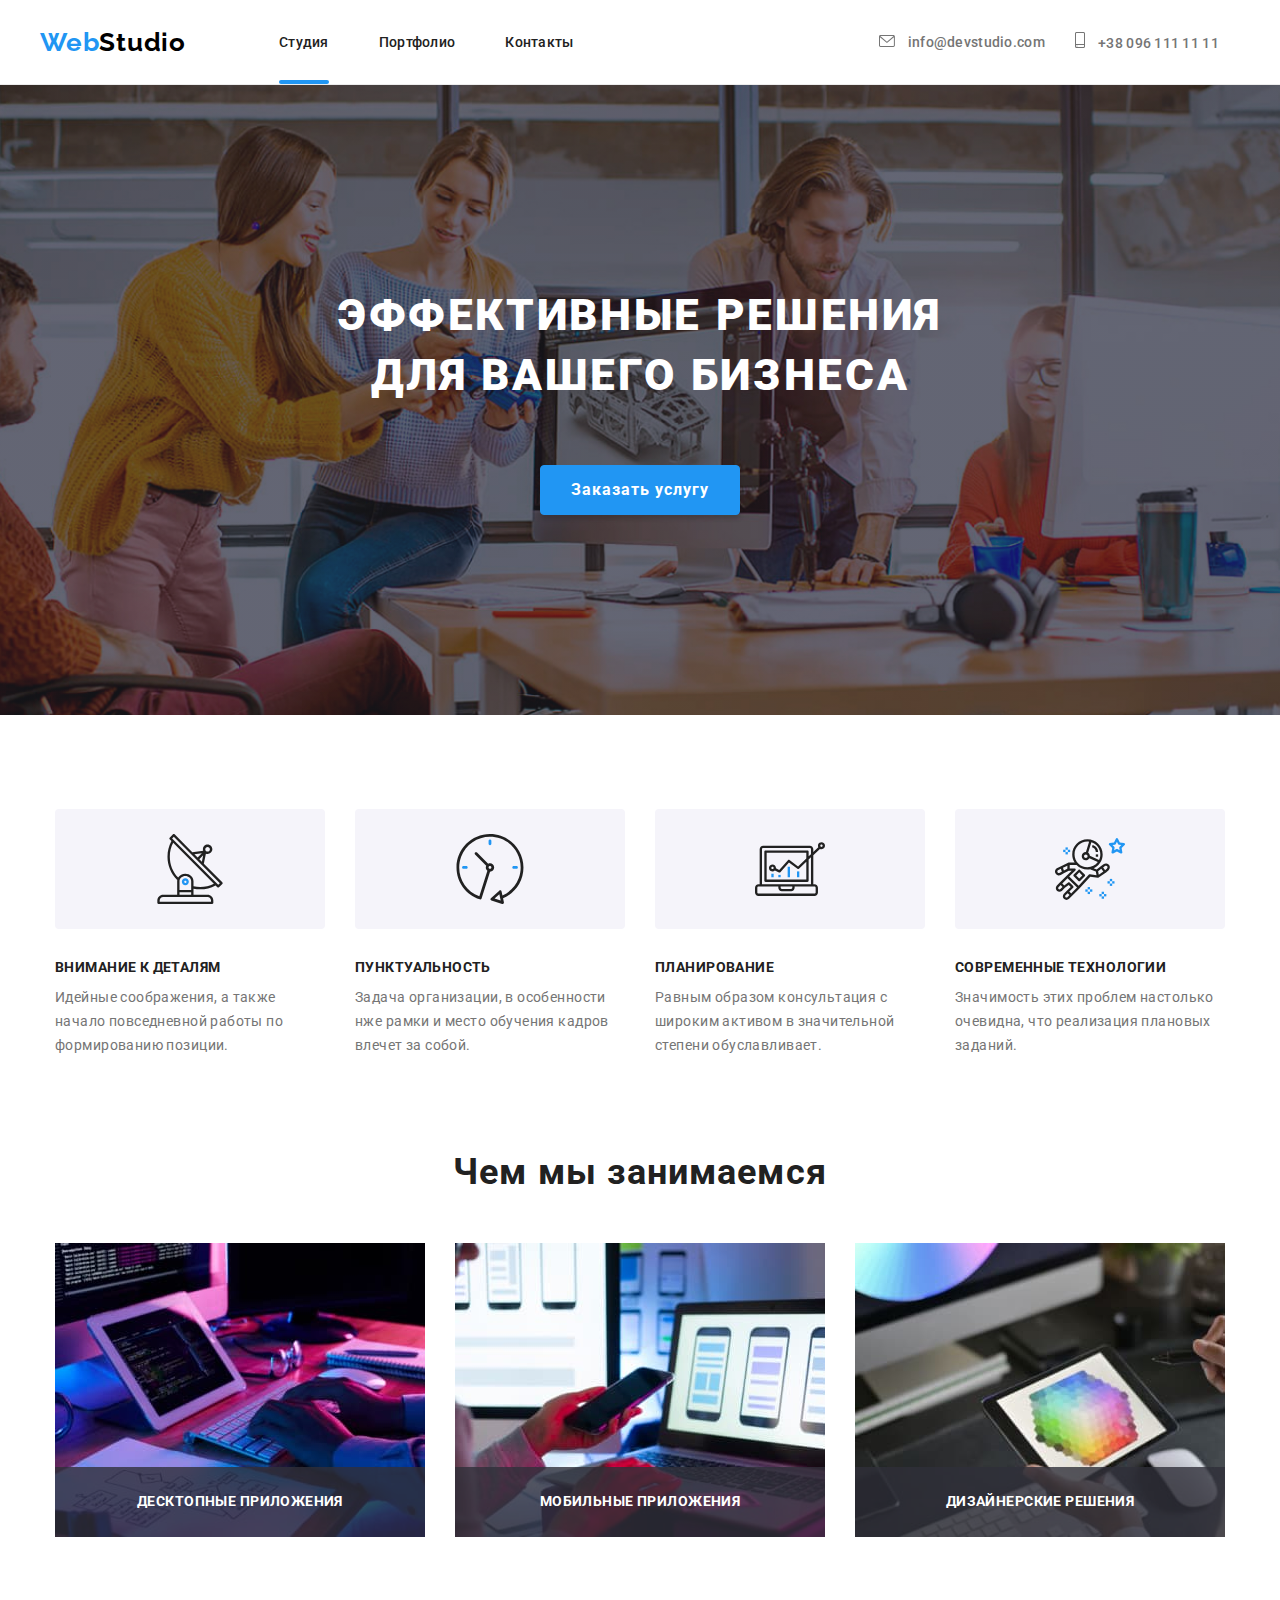
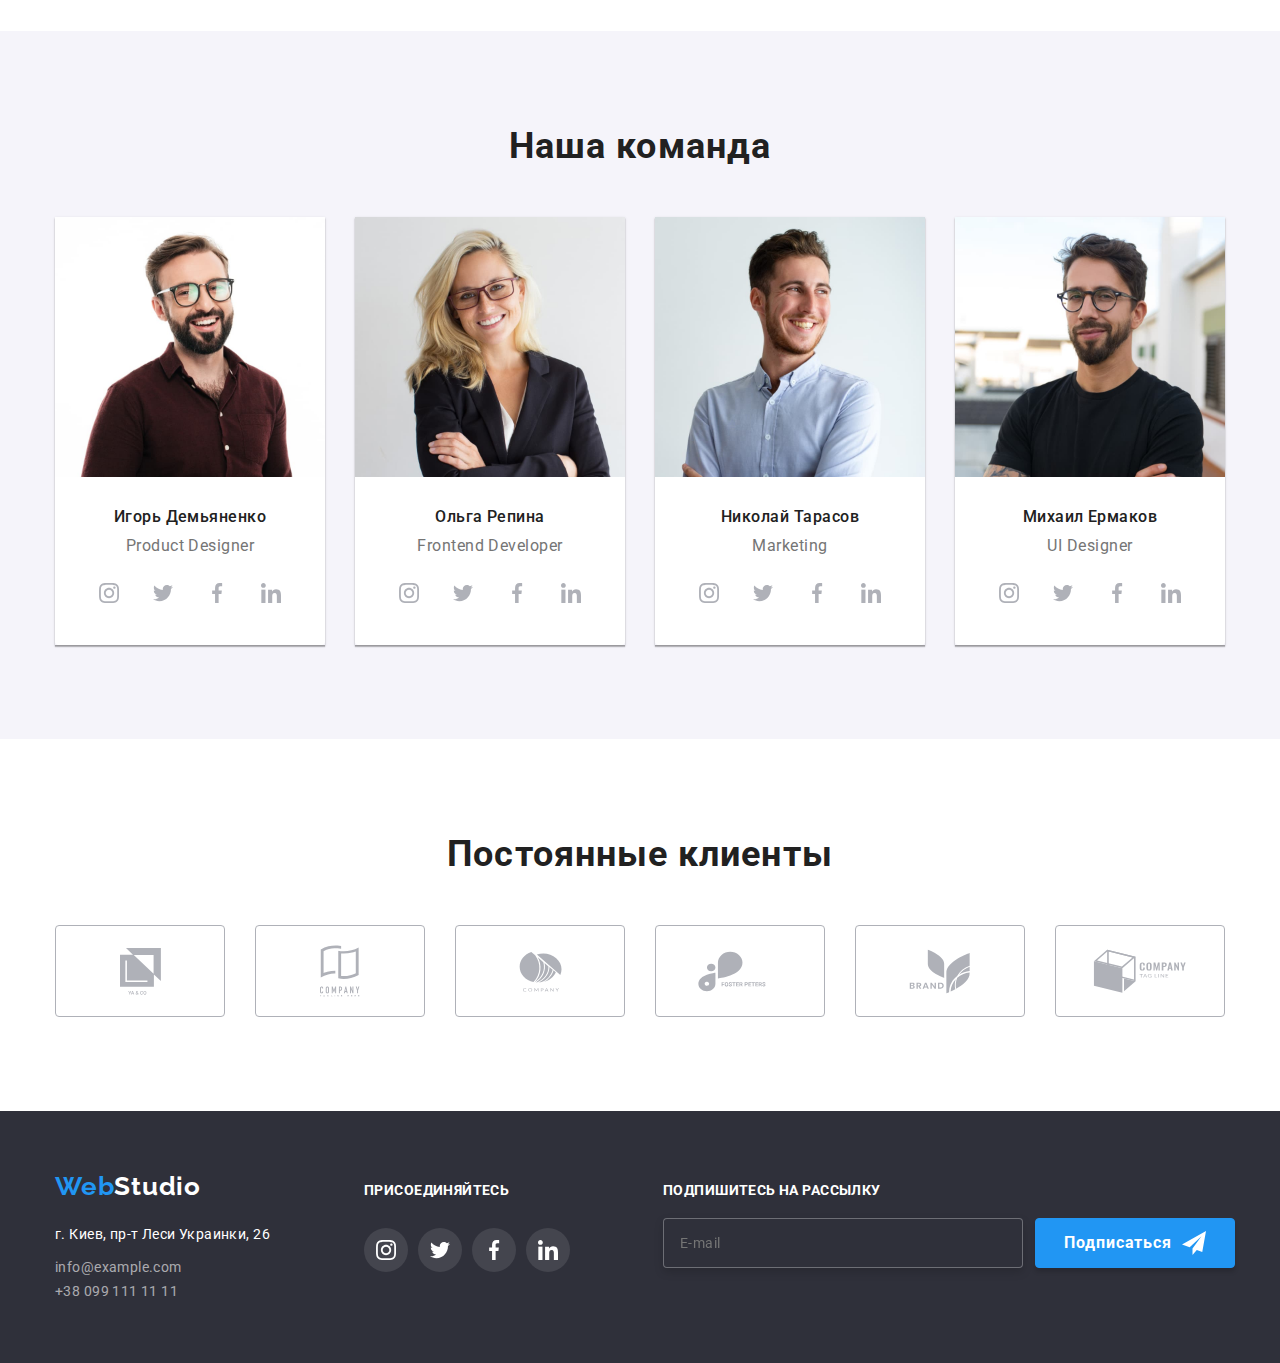
<file: index.html>
<!DOCTYPE html>
<html lang="ru">
  <head>
    <meta charset="UTF-8" />
    <meta http-equiv="X-UA-Compatible" content="IE=edge" />
    <meta name="viewport" content="width=device-width, initial-scale=1.0" />
    <title>WebStudio</title>
    <link rel="preconnect" href="https://fonts.googleapis.com" />
    <link rel="preconnect" href="https://fonts.gstatic.com" crossorigin />
    <link
      href="https://fonts.googleapis.com/css2?family=Raleway:wght@700&family=Roboto:wght@400;500;700;900&display=swap"
      rel="stylesheet"
    />
    <link rel="stylesheet" href="https://cdn.jsdelivr.net/npm/modern-normalize@1.1.0/modern-normalize.min.css">
    <link rel="stylesheet" href="./css/main.min.css"
  </head>

  <body>
    <!-- Header -->
    <header class="header-container">
      <div class="container-header">
        <nav class="navigation">
        <p>
          <a class="logo" href="./index.html" lang="en">Web<span class="logo-studio">Studio</span></a>
        </p>
        <ul class="list menu">
          <li class="menu__item">
            <a
              class="menu__link link current" href="./index.html" title="Студия">Студия</a>
          </li>
          <li class="menu__item">
            <a
              class="menu__link link" href="./portfolio.html" title="Портфолио">Портфолио</a>
          </li>
          <li class="menu__item"><a class="menu__link link" href="">Контакты</a></li>
        </ul>
      
      <ul class="list contacts__list">
        <li class="contact__item">
          <a class="link contact__item__mail" href="mailto:info@devstudio.com"><svg class="contact__item__mail__icon" width="16" height="12">
            <use href="./images/sprite.svg#icon-mail"></use>
          </svg>
            info@devstudio.com</a>
        </li>
        <li class="contact__item">
          <a class="link contact__item-phone" href="tel:+380961111111"><svg class="contact__item-phone-icon" width="10" height="16">
            <use href="./images/sprite.svg#icon-smartphone"></use></svg>
            +38 096 111 11 11</a>
        </li>
      </ul>
    </nav>
    </div>
    
    </header>
    <!-- Main -->
    <main>
      <section class="hero">
      <div class="container">
          <h1 class="hero__title">
            Эффективные решения
            <br />для вашего бизнеса
          </h1>
          <button class="modal-btn" name="button" data-modal-open>Заказать услугу</button>
        </div>
        </section>
      

      <section class="benefits section">
        <div class="container">
        <ul class="list benefits__list">
          <li class="benefits__item">
            <div class="benefits__box">
            <svg class="benefits__list-icon" width="70" height="70">
              <use href="./images/sprite.svg#icon-antenna-1"></use>
            </svg></div>
            <h3 class="benefits__title">Внимание к деталям</h3>
            <p class="benefits__subtitle">
              Идейные соображения, а также начало повседневной работы по формированию позиции.
            </p>
          </li>
          <li class="benefits__item">
            <div class="benefits__box">
            <svg class="benefits__list-icon" width="70" height="70">
              <use href="./images/sprite.svg#icon-clock-1"></use>
            </svg></div>
            <h3 class="benefits__title">Пунктуальность</h3>
            <p class="benefits__subtitle">
              Задача организации, в особенности нже рамки и место обучения кадров влечет за собой.
            </p>
          </li>
          <li class="benefits__item">
            <div class="benefits__box"><svg class="benefits__list-icon" width="70" height="70">
              <use href="./images/sprite.svg#icon-diagram-1"></use>
            </svg></div>
            <h3 class="benefits__title">Планирование</h3>
            <p class="benefits__subtitle">
              Равным образом консультация с широким активом в значительной степени обуславливает.
            </p>
          </li>
          <li class="benefits__item">
            <div class="benefits__box"><svg class="benefits__list-icon" width="70" height="70">
              <use href="./images/sprite.svg#icon-astronaut-1"></use>
            </svg></div>
            <h3 class="benefits__title">Современные технологии</h3>
            <p class="benefits__subtitle">
              Значимость этих проблем настолько очевидна, что реализация плановых заданий.
            </p>
          </li>
        </ul>
      </div>
      </section>

      <section class="about section2">
        <div class="container">
        
        <h2 class="about__title">Чем мы занимаемся</h2>
        <ul class="list about__list">
          <div class="about__wrapper">
          <li class="about__item">
            <img
              class="about__img"
              src="./images/box1.jpg"
              alt="работа за компьютером"
              width="370"
            />
            <p class="about__title-wrapper">
              Десктопные приложения
            </p>
          </li>
        </div>
          
        <div class="about__wrapper">
          <li class="about__item">
            <img
              class="about__img"
              src="./images/box2.jpg"
              alt="работа с телефоном и компьютером"
              width="370"
            />
            <p class="about__title-wrapper">
              Мобильные приложения
            </p>
          </li>
        </div>
        <div class="about__wrapper">
          <li class="about__item">
            <img
              class="about__img"
              src="./images/box3.jpg"
              alt="разноцветная диаграмма на планшете"
              width="370"
            />
            <p class="about__title-wrapper">
              Дизайнерские решения
            </p>
          </li>
        </div>
        </ul>
      </div>
      </section>

      <section class="our-team section">
        <div class="container">
        <h2 class="our-team__title">Наша команда</h2>
        <ul class="list our-team__list">
          <li class="our-team__item">
            <img class="our-team__img" src="./images/img.jpg" alt="фото Игоря Демьяненко" width="270" />
            <div class="our-team__card-wrapper"><h2 class="our-team__title-name">Игорь Демьяненко</h2>
            <p class="team-subtitle" lang="en">Product Designer</p>
            <ul class="social-list list">
              <li class="social-list-item">
                <a href="" class="social-list-link">
                  <svg class="social-list-icon" width="20" height="20">
                    <use href="./images/sprite.svg#icon-footer_insta"></use>
                  </svg>
                </a>
              </li>
              <li class="social-list-item">
                <a href="" class="social-list-link">
                  <svg class="social-list-icon" width="20" height="20" >
                    <use href="./images/sprite.svg#icon-footer_twitter"></use>
                  </svg>
                </a>
              </li>
              <li class="social-list-item">
                <a href="" class="social-list-link">
                  <svg class="social-list-icon" width="20" height="20">
                    <use href="./images/sprite.svg#icon-footer_facebook"></use>
                  </svg>
                </a>
              </li>
              <li class="social-list-item">
                <a href="" class="social-list-link">
                  <svg class="social-list-icon" width="20" height="20">
                    <use href="./images/sprite.svg#icon-footer_linkedin"></use>
                  </svg>
                </a>
              </li>
            </ul></div>
          </li>

          <li class="our-team__item">
            <img class="our-team__img" src="./images/img1.jpg" alt="фото Ольги Репиной" width="270" />
            <div class="our-team__card-wrapper"><h2 class="our-team__title-name">Ольга Репина</h2>
            <p class="team-subtitle" lang="en">Frontend Developer</p><ul class="social-list list">
              <li class="social-list-item">
                <a href="" class="social-list-link">
                  <svg class="social-list-icon" width="20" height="20">
                    <use href="./images/sprite.svg#icon-footer_insta"></use>
                  </svg>
                </a>
              </li>
              <li class="social-list-item">
                <a href="" class="social-list-link">
                  <svg class="social-list-icon" width="20" height="20" >
                    <use href="./images/sprite.svg#icon-footer_twitter"></use>
                  </svg>
                </a>
              </li>
              <li class="social-list-item">
                <a href="" class="social-list-link">
                  <svg class="social-list-icon" width="20" height="20">
                    <use href="./images/sprite.svg#icon-footer_facebook"></use>
                  </svg>
                </a>
              </li>
              <li class="social-list-item">
                <a href="" class="social-list-link">
                  <svg class="social-list-icon" width="20" height="20">
                    <use href="./images/sprite.svg#icon-footer_linkedin"></use>
                  </svg>
                </a>
              </li>
            </ul></div>
          </li>

          <li class="our-team__item">
            <img class="our-team__img" src="./images/img2.jpg" alt="фото Николая Тарасова" width="270" />
            <div class="our-team__card-wrapper"><h2 class="our-team__title-name">Николай Тарасов</h2>
            <p class="team-subtitle" lang="en">Marketing</p><ul class="social-list list">
              <li class="social-list-item">
                <a href="" class="social-list-link">
                  <svg class="social-list-icon" width="20" height="20">
                    <use href="./images/sprite.svg#icon-footer_insta"></use>
                  </svg>
                </a>
              </li>
              <li class="social-list-item">
                <a href="" class="social-list-link">
                  <svg class="social-list-icon" width="20" height="20" >
                    <use href="./images/sprite.svg#icon-footer_twitter"></use>
                  </svg>
                </a>
              </li>
              <li class="social-list-item">
                <a href="" class="social-list-link">
                  <svg class="social-list-icon" width="20" height="20">
                    <use href="./images/sprite.svg#icon-footer_facebook"></use>
                  </svg>
                </a>
              </li>
              <li class="social-list-item">
                <a href="" class="social-list-link">
                  <svg class="social-list-icon" width="20" height="20">
                    <use href="./images/sprite.svg#icon-footer_linkedin"></use>
                  </svg>
                </a>
              </li>
            </ul></div>
          </li>

          <li class="our-team__item">
            <img class="our-team__img" src="./images/img3.jpg" alt="фото Михаила Ермакова" width="270" />
            <div class="our-team__card-wrapper"><h2 class="our-team__title-name">Михаил Ермаков</h2>
            <p class="team-subtitle" lang="en">UI Designer</p><ul class="social-list list">
              <li class="social-list-item">
                <a href="" class="social-list-link">
                  <svg class="social-list-icon" width="20" height="20">
                    <use href="./images/sprite.svg#icon-footer_insta"></use>
                  </svg>
                </a>
              </li>
              <li class="social-list-item">
                <a href="" class="social-list-link">
                  <svg class="social-list-icon" width="20" height="20" >
                    <use href="./images/sprite.svg#icon-footer_twitter"></use>
                  </svg>
                </a>
              </li>
              <li class="social-list-item">
                <a href="" class="social-list-link">
                  <svg class="social-list-icon" width="20" height="20">
                    <use href="./images/sprite.svg#icon-footer_facebook"></use>
                  </svg>
                </a>
              </li>
              <li class="social-list-item">
                <a href="" class="social-list-link">
                  <svg class="social-list-icon" width="20" height="20">
                    <use href="./images/sprite.svg#icon-footer_linkedin"></use>
                  </svg>
                </a>
              </li>
            </ul></div>
          </li>
        </ul>
      </div>
      </section>
      <section class="section">
        <div class="clients container">
        <h2 class="our-team__title clints-title">Постоянные клиенты</h2>
      <ul class="clients-list list">
        <li class="clients__item">
          <a href="" class="clients__item-link">
          <svg class="client-list-icon" width="41" height="47">
            <use href="./images/sprite.svg#icon-ya_co"></use>
          </svg>
        </a>
        </li>
        <li class="clients__item">
          <a href="" class="clients__item-link"><svg class="client-list-icon" width="40" height="52">
            <use href="./images/sprite.svg#icon-company"></use>
          </svg>
        </a>
        </li>
        <li class="clients__item">
          <a href="" class="clients__item-link"><svg class="client-list-icon" width="43" height="41">
            <use href="./images/sprite.svg#icon-company_2"></use>
          </svg></a>
        </li>
        <li class="clients__item">
          <a href="" class="clients__item-link"><svg class="client-list-icon" width="84" height="41">
            <use href="./images/sprite.svg#icon-foster"></use>
          </svg></a>
        </li>
        <li class="clients__item">
          <a href="" class="clients__item-link"><svg class="client-list-icon" width="62" height="45">
            <use href="./images/sprite.svg#icon-brand"></use>
          </svg></a>
        </li>
        <li class="clients__item">
          <a href="" class="clients__item-link"><svg class="client-list-icon" width="94" height="44">
            <use href="./images/sprite.svg#icon-company_3"></use>
          </svg></a>
          
        </li>
      </ul>

      </section>
    </main>

    <footer class="footer">
      <div class="container footer-logo">
       <div class="footer-part1"> <p><a class="logo" href="/" lang="en">Web<span class="logo-studio-white">Studio</span></a>
      </p>
      <address class="footer-adress">
        <a
          class="link address"
          target="_blank"
          rel="noopener noreferrer"
          href="https://www.google.com/maps?q=%D0%B3+%D0%BA%D0%B8%D0%B5%D0%B2+%D0%BF%D1%80%D0%BE%D1%81%D0%BF%D0%B5%D0%BA%D1%82+%D0%BB%D0%B5%D1%81%D0%B8+%D1%83%D0%BA%D1%80%D0%B0%D0%B8%D0%BD%D0%BA%D0%B8+26&um=1&ie=UTF-8&sa=X&ved=2ahUKEwj_-ZnG1bH4AhXhpYsKHVMVDdgQ_AUoAXoECAEQAw"
          >г. Киев, пр-т Леси Украинки, 26</a
        >
      </address>
      <ul class="list footer-contacts">
        <li class="footer-">
          <a class="link footer-mail" href="mailto:info@example.com">info@example.com</a>
        </li>
        <li class="footer-contact-phone">
          <a class="link footer-phone" href="tel:+380991111111">+38 099 111 11 11</a>
        </li>
      </ul>
    </div>
    <div class="footer-part2">
      <h3 class="join-title">присоединяйтесь</h3>
    <ul class="join-list list">
      <li class="join-item">
        <a href="" class="join-link">
          <svg class="join-icon" width="20" height="20">
            <use href="./images/sprite.svg#icon-footer_insta"></use>
          </svg>
        </a>
      </li>
      <li class="join-item">
        <a href="" class="join-link">
          <svg class="join-icon" width="20" height="20">
            <use href="./images/sprite.svg#icon-footer_twitter"></use>
          </svg>
        </a>
      </li>
      <li class="join-item">
        <a href="" class="join-link">
          <svg class="join-icon" width="20" height="20">
            <use href="./images/sprite.svg#icon-footer_facebook"></use>
          </svg>
        </a>
      </li>
      <li class="join-item">
        <a href="" class="join-link">
          <svg class="join-icon" width="20" height="20">
            <use href="./images/sprite.svg#icon-footer_linkedin"></use>
          </svg>
        </a>
      </li>
    </ul>
    </div>

    <form class="fotter-form-subscribe">
      <p class="footer-form-title">Подпишитесь на рассылку</p>
      <span class="footer-input-btn">
      <label class="footer-form-field">
        <span class="footer-form-input-wrapper">
        <input 
        type="email" 
        name="user-email" 
        class="footer-form-input" 
        required
        placeholder="E-mail"/>
      </span>
      </label>
      <button type="submit" class="footer-form-submit">
        Подписаться
        <svg class="footer-icon-subscribe">
          <use href="./images/sprite.svg#icon-icon_send"></use>
        </svg>
      </button>
    </span>
    </form>
    </div>
    </footer>

    <div class="backdrop is-hidden" data-modal> 
      <div class="modal">
        <button type="button" class="modal-close-btn" data-modal-close>
          <svg class="modal-close-btn-icon" width="18"
          height="18">
            <use href="./images/sprite.svg#icon-close-modal"></use>
          </svg>
        </button>
        <form class="modal-form">
          <p class="modal-form-title">Оставьте свои данные, мы вам перезвоним</p>
          <label class="modal-form-field">
            <span class="modal-form-input-desc">Имя</span>
            <span class="modal-form-input-wrapper">
            <input 
            type="text" 
            name="user-name" 
            class="modal-form-input" 
            required pattern="[a-zA-Zа-яА-Я]+" 
            minlength="3"
            />
            <svg class="modal-form-input-icon">
              <use href="./images/sprite.svg#icon-person-black-18dp-1"></use>
            </svg>
          </span>
            
          </label>

          <label class="modal-form-field">
            <span class="modal-form-input-desc">Телефон</span>
            <span class="modal-form-input-wrapper">
            <input 
            type="tel" 
            name="user-phone" 
            class="modal-form-input" 
            required
            pattern="[0-9]{3}-[0-9]{3}-[0-9]{2}-[0-9]{2}" 
            title="xxx-xxx-xx-xx"/>
            <svg class="modal-form-input-icon">
              <use href="./images/sprite.svg#icon-phone-black-18dp-1"></use>
            </svg>
          </span>
          </label>

          <label class="modal-form-field">
            <span class="modal-form-input-desc">Почта</span>
            <span class="modal-form-input-wrapper">
            <input 
            type="email" 
            name="user-email" 
            class="modal-form-input" 
            required/>
            <svg class="modal-form-input-icon">
              <use href="./images/sprite.svg#icon-email-black-18dp-1"></use>
            </svg>
          </span>
          </label>

          <label class="modal-form-field">
            <span class="modal-form-input-desc">Комментарий</span>
            <textarea name="user_comment" class="modal-form-comments" placeholder="Введите текст"></textarea>
          </label>

          <input 
          id="user-policy" 
          type="checkbox" 
          name="user_policy" 
          class="modal-form-check visually-hidden">
          <label for="user-policy" class="modal-form-check-desc">Соглашаюсь с рассылкой и принимаю&nbsp;<a href="#" class="link-user-policy">Условия договора</a>
          </label>
          <button type="submit" class="modal-form-submit">
            Отправить
          </button>

        </form>
      </div>

    </div>
    <script src="./js/modal.js"></script>
  </body>
</html>
</file>
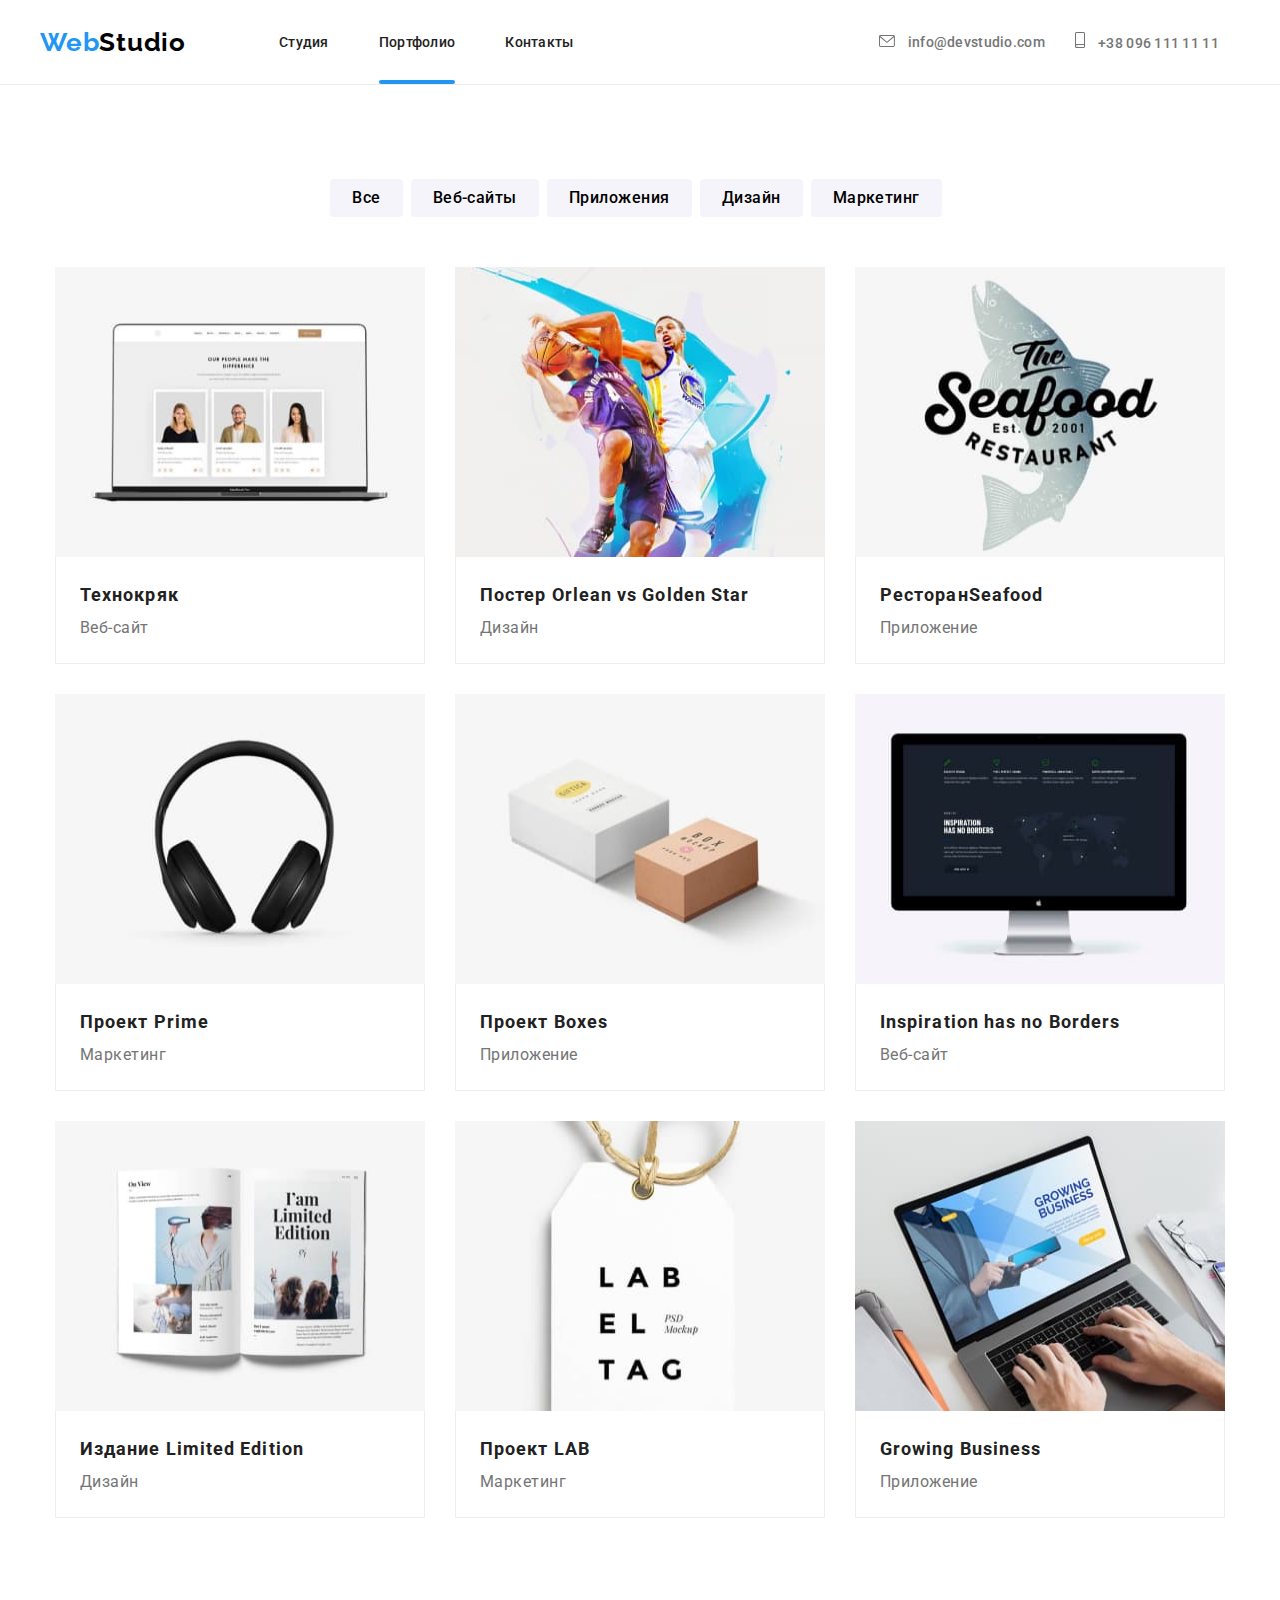
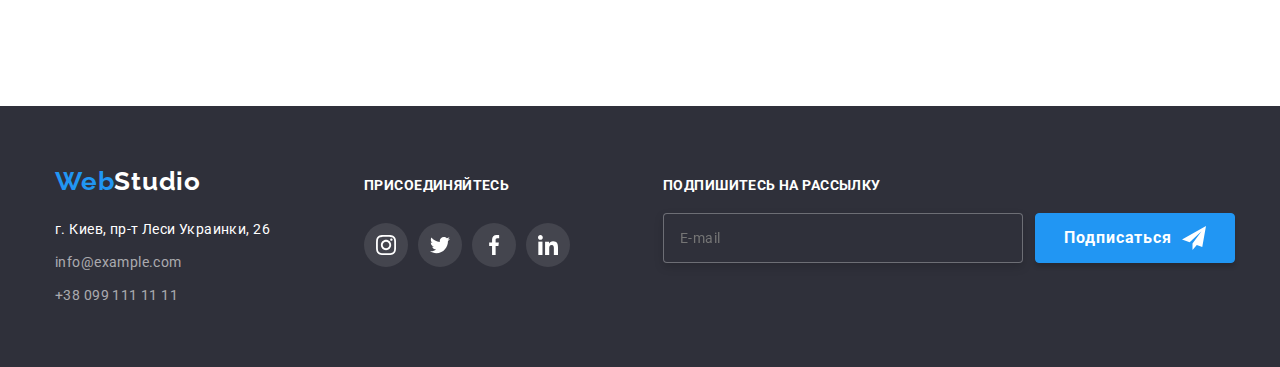
<file: portfolio.html>
<!DOCTYPE html>
<html lang="ru">
  <head>
    <meta charset="UTF-8" />
    <meta http-equiv="X-UA-Compatible" content="IE=edge" />
    <meta name="viewport" content="width=device-width, initial-scale=1.0" />
    <title>Portfolio</title>
    <link rel="preconnect" href="https://fonts.googleapis.com" />
    <link rel="preconnect" href="https://fonts.gstatic.com" crossorigin />
    <link
      href="https://fonts.googleapis.com/css2?family=Raleway:wght@700&family=Roboto:wght@400;500;700;900&display=swap"
      rel="stylesheet"
    />
    <link
      rel="stylesheet"
      href="https://cdn.jsdelivr.net/npm/modern-normalize@1.1.0/modern-normalize.min.css"
    />
    <link rel="stylesheet" href="./css/main.min.css"
  </head>
  <body>
    <!--Header section-->
    <header class="header-container">
      <div class="container-header">
        <nav class="navigation">
          <p>
            <a class="logo" href="./index.html" lang="en"
              >Web<span class="logo-studio">Studio</span></a
            >
          </p>
          <ul class="list menu">
            <li class="menu__item">
              <a class="menu__link link" href="./index.html" title="Студия">Студия</a>
            </li>
            <li class="menu__item">
              <a class="menu__link link current" href="./portfolio.html" title="Портфолио"
                >Портфолио</a
              >
            </li>
            <li class="menu__item"><a class="menu__link link" href="">Контакты</a></li>
          </ul>

          <ul class="list contacts__list">
            <li class="contact__item">
              <a class="link contact__item__mail" href="mailto:info@devstudio.com"
                ><svg class="contact__item__mail__icon" width="16" height="12">
                  <use href="./images/sprite.svg#icon-mail"></use>
                </svg>
                info@devstudio.com</a
              >
            </li>
            <li class="contact__item">
              <a class="link contact__item-phone" href="tel:+380961111111"
                ><svg class="contact__item-phone-icon" width="10" height="16">
                  <use href="./images/sprite.svg#icon-smartphone"></use>
                </svg>
                +38 096 111 11 11</a
              >
            </li>
          </ul>
        </nav>
      </div>
    </header>
    <!--Main section-->
    <main>
      <!-- Filter section -->
      <section class="filter section">
        <div class="container">
          <h1 hidden>Портфолио</h1>
          <ul class="list filter-list">
            <li class="filter-item">
              <button class="filter-btn" type="button">Все</button>
            </li>
            <li class="filter-item">
              <button class="filter-btn" type="button">Веб-сайты</button>
            </li>
            <li class="filter-item">
              <button class="filter-btn" type="button">Приложения</button>
            </li>
            <li class="filter-item">
              <button class="filter-btn" type="button">Дизайн</button>
            </li>
            <li class="filter-item">
              <button class="filter-btn" type="button">Маркетинг</button>
            </li>
          </ul>

          <ul class="list portfolio-list margin-portfolio">
            <li class="portfolio-item">
              <div class="overlay-wrapper">
                <img
                  src="./images/Portfolio/technokryak.jpg"
                  alt="Сайт технокряк"
                  width="370"
                  height="290"
                />
                <p class="overlay">
                  Ресурс предлагает комплексные предложения с разным уровнем функционала и сервисов.
                  Все это позволит посетителю получить исчерпывающие сведения о компании или частном
                  лице.
                </p>
              </div>
              <div class="portfolio-card-wrapper">
                <h2 class="portfolio-title">Технокряк</h2>
                <p class="portfolio-subtitle">Веб-сайт</p>
              </div>
            </li>
            <li class="portfolio-item">
              <div class="overlay-wrapper">
                <img
                  src="./images/Portfolio/new_orlean.jpg"
                  alt="Дизайн постера"
                  width="370"
                  height="290"
                />
                <p class="overlay">
                  Ресурс предлагает комплексные предложения с разным уровнем функционала и сервисов.
                  Все это позволит посетителю получить исчерпывающие сведения о компании или частном
                  лице.
                </p>
              </div>
              <div class="portfolio-card-wrapper">
                <h2 class="portfolio-title">Постер <span lang="en">Orlean vs Golden Star</span></h2>
                <p class="portfolio-subtitle">Дизайн</p>
              </div>
            </li>
            <li class="portfolio-item">
              <div class="overlay-wrapper">
                <img
                  src="./images/Portfolio/swafood.jpg"
                  alt="Логотип ресторана"
                  width="370"
                  height="290"
                />
                <p class="overlay">
                  Ресурс предлагает комплексные предложения с разным уровнем функционала и сервисов.
                  Все это позволит посетителю получить исчерпывающие сведения о компании или частном
                  лице.
                </p>
              </div>
              <div class="portfolio-card-wrapper">
                <h2 class="portfolio-title">Ресторан<span lang="en">Seafood</span></h2>
                <p class="portfolio-subtitle">Приложение</p>
              </div>
            </li>
            <li class="portfolio-item">
              <div class="overlay-wrapper">
                <img
                  src="./images/Portfolio/prime.jpg"
                  alt="Маркетинг наушники"
                  width="370"
                  height="290"
                />
                <p class="overlay">
                  Ресурс предлагает комплексные предложения с разным уровнем функционала и сервисов.
                  Все это позволит посетителю получить исчерпывающие сведения о компании или частном
                  лице.
                </p>
              </div>
              <div class="portfolio-card-wrapper">
                <h2 class="portfolio-title">Проект <span lang="en">Prime</span></h2>
                <p class="portfolio-subtitle">Маркетинг</p>
              </div>
            </li>
            <li class="portfolio-item">
              <div class="overlay-wrapper">
                <img
                  src="./images/Portfolio/boxes.jpg"
                  alt="Две коробки"
                  width="370"
                  height="290"
                />
                <p class="overlay">
                  Ресурс предлагает комплексные предложения с разным уровнем функционала и сервисов.
                  Все это позволит посетителю получить исчерпывающие сведения о компании или частном
                  лице.
                </p>
              </div>
              <div class="portfolio-card-wrapper">
                <h2 class="portfolio-title">Проект <span lang="en">Boxes</span></h2>
                <p class="portfolio-subtitle">Приложение</p>
              </div>
            </li>
            <li class="portfolio-item">
              <div class="overlay-wrapper">
                <img
                  src="./images/Portfolio/inspiration.jpg"
                  alt="Монитор компьютера"
                  width="370"
                  height="290"
                />
                <p class="overlay">
                  Ресурс предлагает комплексные предложения с разным уровнем функционала и сервисов.
                  Все это позволит посетителю получить исчерпывающие сведения о компании или частном
                  лице.
                </p>
              </div>
              <div class="portfolio-card-wrapper">
                <h2 class="portfolio-title"><span lang="en">Inspiration has no Borders</span></h2>
                <p class="portfolio-subtitle">Веб-сайт</p>
              </div>
            </li>
            <li class="portfolio-item">
              <div class="overlay-wrapper">
                <img
                  src="./images/Portfolio/lmtdedition.jpg"
                  alt="Открытая книга"
                  width="370"
                  height="290"
                />
                <p class="overlay">
                  Ресурс предлагает комплексные предложения с разным уровнем функционала и сервисов.
                  Все это позволит посетителю получить исчерпывающие сведения о компании или частном
                  лице.
                </p>
              </div>
              <div class="portfolio-card-wrapper">
                <h2 class="portfolio-title">Издание <span lang="en">Limited Edition</span></h2>
                <p class="portfolio-subtitle">Дизайн</p>
              </div>
            </li>
            <li class="portfolio-item">
              <div class="overlay-wrapper">
                <img
                  src="./images/Portfolio/lab.jpg"
                  alt="Ярлык на веревке с надписью"
                  width="370"
                  height="290"
                />
                <p class="overlay">
                  Ресурс предлагает комплексные предложения с разным уровнем функционала и сервисов.
                  Все это позволит посетителю получить исчерпывающие сведения о компании или частном
                  лице.
                </p>
              </div>
              <div class="portfolio-card-wrapper">
                <h2 class="portfolio-title">Проект <span lang="en">LAB</span></h2>
                <p class="portfolio-subtitle">Маркетинг</p>
              </div>
            </li>
            <li class="portfolio-item">
              <div class="overlay-wrapper">
                <img
                  src="./images/Portfolio/grow_business.jpg"
                  alt="Открытый ноутбук на котором печатают"
                  width="370"
                  height="290"
                />
                <p class="overlay">
                  Ресурс предлагает комплексные предложения с разным уровнем функционала и сервисов.
                  Все это позволит посетителю получить исчерпывающие сведения о компании или частном
                  лице.
                </p>
              </div>
              <div class="portfolio-card-wrapper">
                <h2 class="portfolio-title"><span lang="en">Growing Business</span></h2>
                <p class="portfolio-subtitle">Приложение</p>
              </div>
            </li>
          </ul>
        </div>
      </section>
    </main>
    <!-- Footer section -->
    <footer class="footer">
      <div class="container footer-logo">
        <div class="footer-part1">
          <p>
            <a class="logo" href="/" lang="en">Web<span class="logo-studio-white">Studio</span></a>
          </p>
          <address class="footer-adress">
            <a
              class="link address"
              target="_blank"
              rel="noopener noreferrer"
              href="https://www.google.com/maps?q=%D0%B3+%D0%BA%D0%B8%D0%B5%D0%B2+%D0%BF%D1%80%D0%BE%D1%81%D0%BF%D0%B5%D0%BA%D1%82+%D0%BB%D0%B5%D1%81%D0%B8+%D1%83%D0%BA%D1%80%D0%B0%D0%B8%D0%BD%D0%BA%D0%B8+26&um=1&ie=UTF-8&sa=X&ved=2ahUKEwj_-ZnG1bH4AhXhpYsKHVMVDdgQ_AUoAXoECAEQAw"
              >г. Киев, пр-т Леси Украинки, 26</a
            >
          </address>
          <ul class="list footer-contacts">
            <li class="footer-contact-mail">
              <a class="link footer-mail" href="mailto:info@example.com">info@example.com</a>
            </li>
            <li class="footer-contact-phone">
              <a class="link footer-phone" href="tel:+380991111111">+38 099 111 11 11</a>
            </li>
          </ul>
        </div>
        <div class="footer-part2">
          <h3 class="join-title">присоединяйтесь</h3>
          <ul class="join-list list">
            <li class="join-item">
              <a href="" class="join-link">
                <svg class="join-icon" width="20" height="20">
                  <use href="./images/sprite.svg#icon-footer_insta"></use>
                </svg>
              </a>
            </li>
            <li class="join-item">
              <a href="" class="join-link">
                <svg class="join-icon" width="20" height="20">
                  <use href="./images/sprite.svg#icon-footer_twitter"></use>
                </svg>
              </a>
            </li>
            <li class="join-item">
              <a href="" class="join-link">
                <svg class="join-icon" width="20" height="20">
                  <use href="./images/sprite.svg#icon-footer_facebook"></use>
                </svg>
              </a>
            </li>
            <li class="join-item">
              <a href="" class="join-link">
                <svg class="join-icon" width="20" height="20">
                  <use href="./images/sprite.svg#icon-footer_linkedin"></use>
                </svg>
              </a>
            </li>
          </ul>
        </div>
        <form class="fotter-form-subscribe">
          <p class="footer-form-title">Подпишитесь на рассылку</p>
          <span class="footer-input-btn">
            <label class="footer-form-field">
              <span class="footer-form-input-wrapper">
                <input
                  type="email"
                  name="user-email"
                  class="footer-form-input"
                  required
                  placeholder="E-mail"
                />
              </span>
            </label>
            <button type="submit" class="footer-form-submit">
              Подписаться
              <svg class="footer-icon-subscribe">
                <use href="./images/sprite.svg#icon-icon_send"></use>
              </svg>
            </button>
          </span>
        </form>
      </div>
    </footer>
  </body>
</html>
</file>
<file: css/main.min.css>
:root{--primary-font: "Roboto", sans-serif;--secondary-font: "Raleway", sans-serif;--primary-font-color: #212121;--accent-color: #2196f3;--transition-dur-and-func: 250ms linear}.visually-hidden{position:absolute;width:1px;height:1px;margin:-1px;padding:0;overflow:hidden;border:0;clip:rect(0 0 0 0)}h1,h2,h3,h4,p{margin-top:0;margin-bottom:0;padding-left:0}ul,ol{margin-top:0;margin-bottom:0;padding-left:0}img{display:block}button{cursor:pointer}.list{list-style:none}.link{text-decoration:none;color:inherit}.logo{text-decoration:none;color:var(--accent-color);font-family:"Raleway";font-size:26px;font-weight:700;line-height:31px;letter-spacing:.03em}.logo-studio{color:#000}.logo-studio-white{color:#fff}body{font-family:var(--primary-font);color:var(--primary-font-color)}.container{margin:0 auto;padding:0 15px;width:1200px}.container-header{width:1200px;margin-right:auto;margin-left:auto}.section{padding-top:94px;padding-bottom:94px}.section2{padding-top:0;padding-bottom:94px}.modal-btn{width:200px;height:50px;left:700px;top:430px;font-size:16px;font-weight:700;line-height:30px;color:#fff;letter-spacing:.06em;margin-top:30px;border:1px solid #2196f3;background:#2196f3;box-shadow:0px 4px 4px rgba(0,0,0,.15);border-radius:4px}.modal-btn:active{background-color:#188ce8}.menu__link{position:relative;font-size:14px;font-weight:500;line-height:16px;letter-spacing:.02em;color:var(--primary-font);transition-duration:250ms;transition-timing-function:cubic-bezier(0.4, 0, 0.2, 1)}.menu__link .current:hover::after{background-color:#2196f3}.menu__link .current{background-color:#2196f3}.menu__link:hover,.menu__link:focus{color:var(--accent-color)}.backdrop{position:fixed;z-index:100;top:0;left:0;width:100%;height:100%;background-color:rgba(0,0,0,.2);transition:opacity var(--transition-dur-and-func),visibility var(--transition-dur-and-func)}.backdrop.is-hidden{opacity:0;visibility:hidden;pointer-events:none}.modal{position:absolute;top:50%;left:50%;transform:translate(-50%, -50%);width:528px;height:581px;background:#fff;box-shadow:0px 1px 3px rgba(0,0,0,.12),0px 1px 1px rgba(0,0,0,.14),0px 2px 1px rgba(0,0,0,.2);border-radius:4px;padding:40px}.modal:hover,.modal:focus{box-shadow:0px 1px 3px rgba(0,0,0,.12),0px 1px 1px rgba(0,0,0,.14),0px 2px 1px rgba(0,0,0,.2)}.modal-close-btn{position:absolute;top:8px;right:8px;display:flex;justify-content:center;align-items:center;width:30px;height:30px;border-radius:50%;background-color:rgba(0,0,0,0);border:1px solid rgba(0,0,0,.1);padding:0;transition:fill var(--transition-dur-and-func)}.modal-close-btn:hover,.modal-close-btn:focus{outline:none;fill:var(--accent-color)}.modal-form{display:flex;flex-direction:column}.modal-form-field{margin-bottom:10px}.modal-form-input{width:100%;height:40px;border:1px solid rgba(33,33,33,.2);border-radius:4px;padding-left:42px;font-size:16px;font-weight:400;line-height:18px;font-family:"Roboto";letter-spacing:.01em;color:#000;transition:border-color var(--transition-dur-and-func)}.modal-form-input:focus{outline:none;border-color:var(--accent-color);cursor:pointer}.modal-form-input-icon{position:absolute;top:50%;left:12px;transform:translateY(-50%);display:block;width:18px;height:18px;fill:#000;transition:fill var(--transition-dur-and-func)}.modal-form-input:focus+.modal-form-input-icon{fill:var(--accent-color)}.modal-form-input-desc{display:block;font-family:"Roboto";font-size:12px;line-height:1.17;letter-spacing:.01em;color:#757575;margin-bottom:4px}.modal-form-title{font-family:"Roboto";font-size:20px;font-weight:700;line-height:23px;text-align:center;letter-spacing:.03em;color:#212121;margin-bottom:12px}.modal-form-comments{resize:none;width:100%;height:120px;left:576px;top:518px;padding:10px 16px;border:1px solid rgba(33,33,33,.2);border-radius:4px;transition:border-color var(--transition-dur-and-func)}.modal-form-comments::placeholder{font-family:"Roboto";font-size:12px;line-height:1.17;letter-spacing:.01em;color:rgba(117,117,117,.5)}.modal-form-comments:focus{outline:none;border-color:var(--accent-color);cursor:pointer}.modal-form-check-desc{display:flex;align-items:center;font-family:"Roboto";font-size:14px;line-height:1.71;letter-spacing:.03em;color:#757575;margin-bottom:30px}.modal-form-check-desc::before{display:block;width:16px;height:15px;border:1px solid #212121;border-radius:2px;content:"";cursor:pointer;background:#fff;margin-right:7px}.modal-form-check:checked+.modal-form-check-desc::before{background-image:url(../images/checked.svg);background-repeat:no-repeat;background-position:center;border:1px solid #2196f3}.modal-form-check:focus+.modal-form-check-desc::before{outline:1px solid #2196f3}.modal-form-submit{align-self:center;width:200px;height:50px;font-size:16px;font-weight:700;line-height:30px;color:#fff;letter-spacing:.06em;margin-bottom:40px;border:1px solid #2196f3;background:#2196f3;box-shadow:0px 4px 4px rgba(0,0,0,.15);border-radius:4px}.modal-form-input-wrapper{display:block;position:relative}.link-user-policy{text-decoration-line:underline;color:#2196f3}.modal-close-btn-icon{padding-top:2px}.current::after{display:block;content:"";position:absolute;top:0;left:0;width:100%;height:4px;border-radius:2px;transform:translate(0%, 1150%);margin-bottom:-1px;background:#2196f3}.navigation{background-color:#fff;display:flex;align-items:center}.contact__item__mail{font-size:14px;font-weight:500;line-height:16px;letter-spacing:.02em;color:#757575;margin-right:30px;transition-duration:250ms;transition-timing-function:cubic-bezier(0.4, 0, 0.2, 1)}.contact__item__mail:hover,.contact__item__mail:focus{color:var(--accent-color)}.contact__item__mail__icon{margin-right:10px;align-items:center;fill:currentColor}.contact__item-phone{font-size:14px;font-weight:500;line-height:16px;letter-spacing:.02em;color:#757575}.contact__item-phone:hover,.contact__item-phone:focus,.contact__item-phone:active{color:var(--accent-color)}.contact__item-phone-icon{margin-right:10px;align-items:center;fill:currentColor}.menu{display:flex;align-items:flex-start;padding-right:305px}.logo{margin-right:93px}.menu__item:not(:last-child){margin-right:50px}.contacts__list{display:flex;align-items:center;justify-content:space-between;padding-top:32px;padding-bottom:32px}.list-menu{padding-top:32px;padding-bottom:32px}.hero{padding-top:200px;padding-bottom:200px;text-align:center;margin:0 auto;background:#2f303a;text-align:center;background-image:linear-gradient(rgba(47, 48, 58, 0.4), rgba(47, 48, 58, 0.4)),url(../images/hero/bcg.jpg);background-repeat:no-repeat;background-size:cover;max-width:1600px;background-position:center;background-color:#c4c4c4}.hero__title{max-width:700px;margin-left:auto;margin-right:auto;margin-bottom:30px;color:#fff;font-size:44px;font-weight:900;line-height:60px;letter-spacing:.06em;text-transform:uppercase;text-align:center}.benefits__title{font-size:14px;font-weight:700;line-height:16px;letter-spacing:.03em;text-transform:uppercase}.benefits__subtitle{font-size:14px;font-weight:400;line-height:24px;letter-spacing:.03em;color:#757575;margin-top:10px}.benefits__list{display:flex;padding-top:0px;gap:30px}.benefits__box{display:flex;justify-content:center;align-items:center;margin-bottom:30px;height:120px;border-radius:4px;background-color:#f5f4fa}.benefits__item{flex-basis:calc((100% - 60px)/3)}.about__title{font-size:36px;font-weight:700;line-height:42px;letter-spacing:.03em;margin-bottom:50px;text-align:center}.about__list{display:flex;flex-wrap:wrap;gap:30px}.about__item{flex-basis:calc((100% - 60px)/3)}.about__wrapper{position:relative}.about__title-wrapper{display:flex;position:absolute;justify-content:center;align-items:center;width:370px;height:70px;right:0;bottom:0;font-family:"Roboto";font-weight:700;font-size:14px;line-height:1.14;text-align:center;letter-spacing:.03em;text-transform:uppercase;color:#fff;background:rgba(47,48,58,.8)}.our-team{background:#f5f4fa;padding-bottom:94px}.our-team__item{box-shadow:0px 1px 3px rgba(0,0,0,.12),0px 1px 1px rgba(0,0,0,.14),0px 2px 1px rgba(0,0,0,.2)}.our-team__title{font-size:36px;font-weight:700;line-height:42px;letter-spacing:.03em;margin-bottom:50px;text-align:center}.our-team__title-name{font-size:16px;font-weight:500;line-height:19px;letter-spacing:.03em;margin-bottom:10px;text-align:center;padding-top:30px}.team-subtitle{font-size:16px;font-weight:400;line-height:19px;font-size:16px;line-height:1.19;letter-spacing:.03em;color:#757575;text-align:center;margin-bottom:16px}.our-team__list{display:flex;flex-wrap:wrap;gap:30px;justify-content:center}.our-team__card-wrapper{width:270px;background-color:#fff;border-bottom:#fff;border-left:#fff;border-right:#fff;border-radius:0px 0px 4px 4px}.social-list-link{display:flex;justify-content:center;align-items:center;width:44px;height:44px;border-radius:50%;background-color:#fff;margin-bottom:30px;transition-duration:250ms;transition-timing-function:cubic-bezier(0.4, 0, 0.2, 1)}.social-list-link:hover,.social-list-link:focus{background-color:#2196f3}.social-list{display:flex;justify-content:center;gap:10px}.social-list-icon{fill:#afb1b8;transition-duration:250ms;transition-timing-function:cubic-bezier(0.4, 0, 0.2, 1)}.social-list-link:hover .social-list-icon,.social-list-link:focus .social-list-icon{fill:#fff}.clients-list{display:flex;gap:30px}.clients__item-link{display:flex;justify-content:center;align-items:center;width:170px;height:92px;border:1px solid #afb1b8;border-radius:4px;fill:#afb1b8;transition-duration:250ms;transition-timing-function:cubic-bezier(0.4, 0, 0.2, 1)}.clients__item-link:hover,.clients__item-link:focus{border-color:#2196f3}.client-list-icon{fill:#afb1b8;transition-duration:250ms;transition-timing-function:cubic-bezier(0.4, 0, 0.2, 1)}.clients-item:hover .client-list-icon,.clients-item:focus .client-list-icon{fill:#2196f3;background-color:#fff;transition:transform 250ms cubic-bezier(0.4, 0, 0.2, 1)}.clients__item-link:hover .client-list-icon,.clients__item-link:focus .client-list-icon{border-color:#2196f3;fill:#2196f3}.address{text-decoration:none;font-size:14px;font-weight:400;line-height:24px;letter-spacing:.03em;color:#fff;margin-bottom:9px;transition-duration:250ms;transition-timing-function:cubic-bezier(0.4, 0, 0.2, 1)}.address:hover,.address:focus{color:#188ce8;background-color:#2f303a}.footer-mail{font-size:14px;font-weight:400;line-height:24px;letter-spacing:.03em;color:rgba(255,255,255,.6);background-color:#2f303a;transition-duration:250ms;transition-timing-function:cubic-bezier(0.4, 0, 0.2, 1)}.footer-mail:hover,.footer-mail:focus,.footer-mail:active{color:var(--accent-color)}.footer-phone{font-size:14px;font-weight:400;line-height:24px;letter-spacing:.03em;color:rgba(255,255,255,.6);background-color:#2f303a;transition-duration:250ms;transition-timing-function:cubic-bezier(0.4, 0, 0.2, 1)}.footer-phone:hover,.footer-phone:focus,.footer-phone:active{color:var(--accent-color)}.footer{display:flex;align-items:baseline;background-color:#2f303a;padding-top:60px;padding-bottom:60px}.footer-part1{padding-right:70px}.footer-logo{display:flex;align-items:baseline}.footer-adress{text-decoration:none;font-style:normal;margin-bottom:9px;margin-top:20px;color:#fff}.footer-contact-mail{margin-bottom:9px}.join-title{font-size:14px;font-weight:700;line-height:15px;letter-spacing:.03em;text-transform:uppercase;color:#fff;text-transform:uppercase}.join-link{display:flex;justify-content:center;align-items:center;width:44px;height:44px;border-radius:50%;background:rgba(255,255,255,.1);transition-duration:250ms;transition-timing-function:cubic-bezier(0.4, 0, 0.2, 1)}.join-link:hover,.join-link:focus{background-color:#2196f3}.join-link .join-icon,.join-link .join-icon{fill:#fff;transition-duration:250ms;transition-timing-function:cubic-bezier(0.4, 0, 0.2, 1)}.join-list{display:flex;flex-direction:row;justify-content:center;gap:10px;margin-top:30px}.join{margin-right:870px;padding-left:70px;padding-top:10px}.fotter-form-subscribe{display:flex;flex-direction:column;align-items:baseline;margin-left:93px}.footer-form-input{width:360px;height:50px;border:1px solid rgba(255,255,255,.3);filter:drop-shadow(0px 4px 4px rgba(0, 0, 0, 0.15));border-radius:4px;background:#2f303a;padding-left:16px;margin-right:12px;font-family:"Roboto";font-size:14px;font-weight:400;line-height:16px;letter-spacing:.03em;color:#fff}.footer-input-btn{display:flex}.footer-form-title{font-family:"Roboto";font-size:14px;font-weight:700;line-height:16px;letter-spacing:.03em;text-transform:uppercase;color:#fff;margin-bottom:20px}.footer-form-submit{display:flex;justify-content:center;align-items:center;width:200px;height:50px;font-size:16px;font-weight:700;line-height:30px;color:#fff;letter-spacing:.06em;border:1px solid #2196f3;background:#2196f3;box-shadow:0px 4px 4px rgba(0,0,0,.15);border-radius:4px}.footer-icon-subscribe{width:24px;height:24px;margin-left:10px}.header-container{border-bottom:1px solid #ececec}.filter-btn{padding-top:6px;padding-bottom:6px;padding-left:22px;padding-right:22px;font-family:var(--primary-font);font-size:16px;font-weight:500;line-height:26px;letter-spacing:.03em;background-color:#f5f4fa;cursor:pointer;border-radius:4px;border:none}.filter-btn:hover,.filter-btn:focus{background-color:var(--accent-color);color:#fff;box-shadow:0px 3px 1px rgba(0,0,0,.1),0px 1px 2px rgba(0,0,0,.08),0px 2px 2px rgba(0,0,0,.12)}.filter-btn{display:flex;flex-wrap:wrap;transition-duration:250ms;transition-timing-function:cubic-bezier(0.4, 0, 0.2, 1)}.portfolio-title{font-size:18px;font-weight:700;line-height:36px;letter-spacing:.06em}.portfolio-subtitle{font-size:16px;font-weight:400;line-height:30px;letter-spacing:.03em;color:#757575}.filter-list{display:flex;flex-wrap:wrap;justify-content:center;margin-bottom:50px;gap:8px}.filter-list:not(:last-child){margin-right:8px}.portfolio-list{display:flex;flex-wrap:wrap;gap:30px}.portfolio-item{flex-basis:calc((100% - 180px)/9);transition-duration:250ms;transition-timing-function:cubic-bezier(0.4, 0, 0.2, 1)}.portfolio-item:hover,.portfolio-item:focus{box-shadow:0px 1px 1px rgba(0,0,0,.12),0px 4px 4px rgba(0,0,0,.06),1px 4px 6px rgba(0,0,0,.16)}.portfolio-card-wrapper{padding-top:20px;padding-bottom:20px;padding-left:24px;padding-right:24px;border-bottom:1px solid #eee;border-left:1px solid #eee;border-right:1px solid #eee}.overlay-wrapper{position:relative;display:block;overflow:hidden}.overlay{position:absolute;top:0;left:0;width:100%;height:100%;font-family:"Roboto";font-size:18px;font-weight:400;line-height:28px;letter-spacing:.03em;color:#fff;background-color:rgba(33,150,243,.9);padding:63px 24px;transform:translate(0, 100%);transition:transform 250ms cubic-bezier(0.4, 0, 0.2, 1)}.portfolio-item:hover .overlay{transform:translate(0, 0)}.margin-portfolio{margin-bottom:94px}/*# sourceMappingURL=main.min.css.map */
</file>
